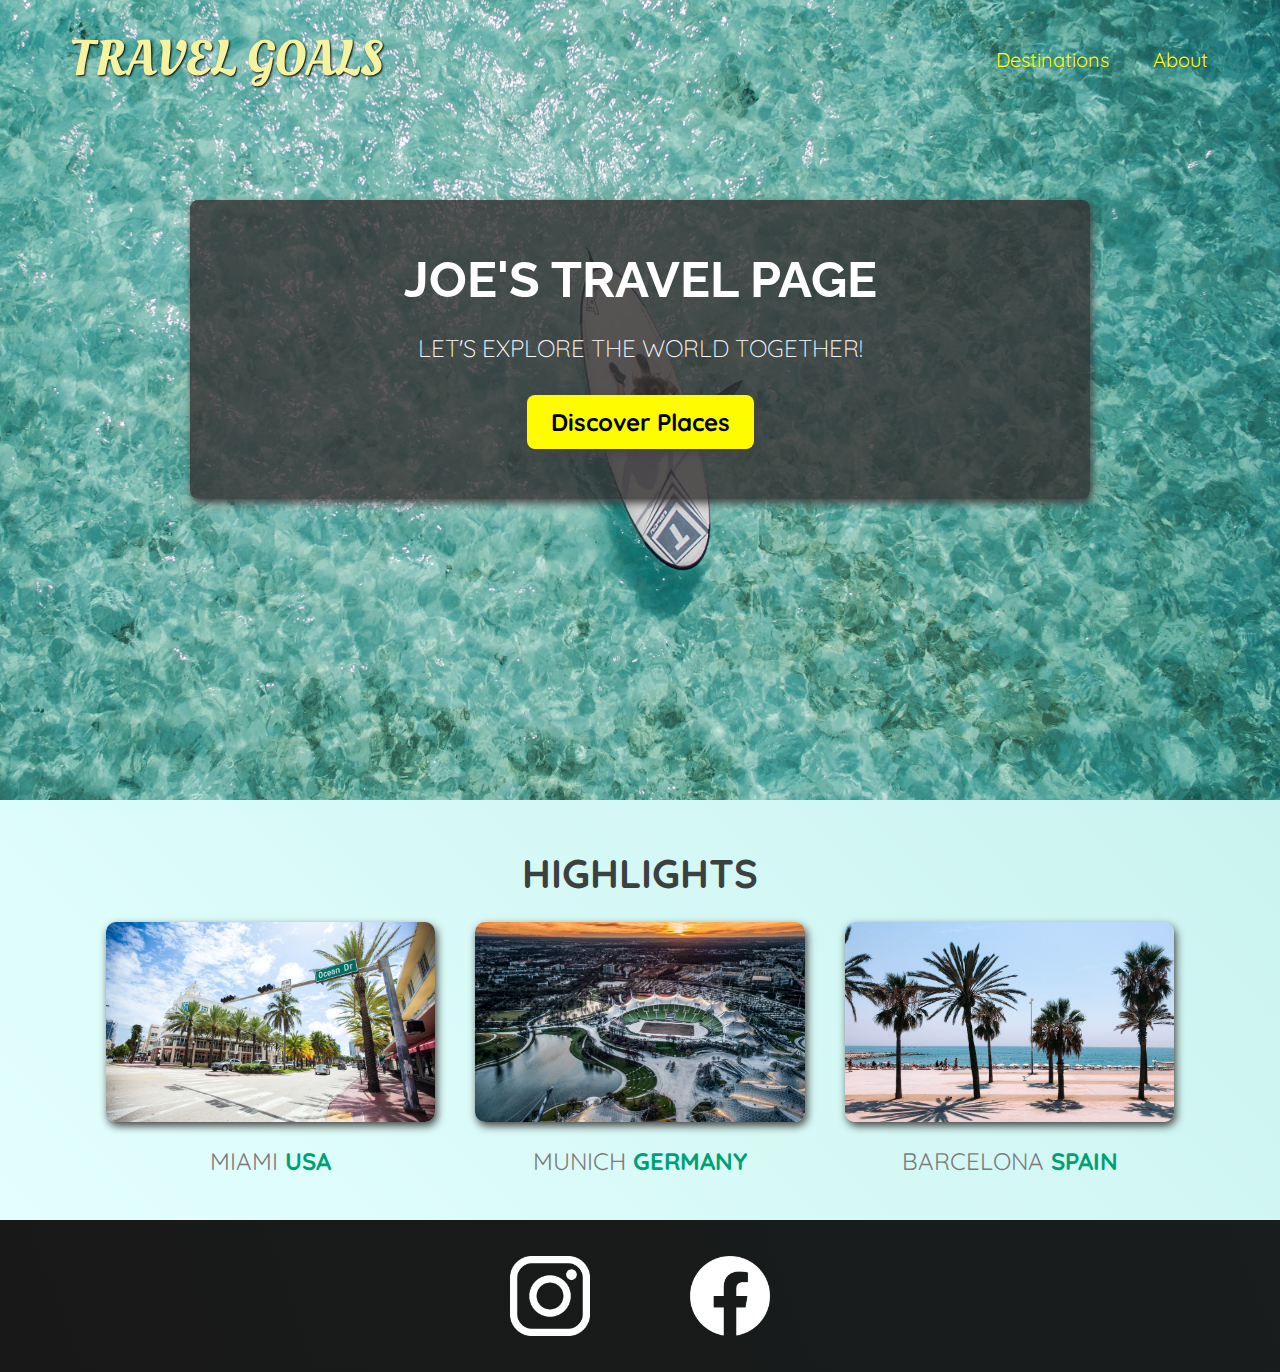
<file: index.html>
<!DOCTYPE html>
<html lang="en">
  <head>
    <meta charset="UTF-8" />
    <meta http-equiv="X-UA-Compatible" content="IE=edge" />
    <meta name="viewport" content="width=device-width, initial-scale=1.0" />
    <link
      href="https://fonts.googleapis.com/css2?family=Raleway:wght@700&family=Oleo+Script:wght@700&family=Quicksand:wght@300;500;700&display=swap"
      rel="stylesheet"
    />
    <link rel="stylesheet" href="styles/shared.css" />
    <link rel="stylesheet" href="styles/style.css" />
    <title>Travel Goals</title>
  </head>
  <body>
    <header>
      <div id="page-logo">
        <a href="/index.html">Travel Goals</a>
      </div>
      <nav>
        <ul>
          <li><a class="nav-link" href="/place.html">Destinations</a></li>
          <li><a class="nav-link" href="#">About</a></li>
        </ul>
      </nav>
    </header>
    <main>
      <section id="hero">
        <div id="hero-content">
          <h1>Joe's Travel Page</h1>
          <p>Let's explore the world together!</p>
          <a href="/place.html">Discover Places</a>
        </div>
      </section>
      <section id="highlights">
        <h2>Highlights</h2>
        <ul id="destinations">
          <li class="destination">
            <img
              src="/images/places/miami.jpg"
              alt="Miami streets on sunny day "
            />
            <p>Miami <strong>USA</strong></p>
          </li>
          <li class="destination">
            <img
              src="/images/places/munich.jpg"
              alt="Munich football stadium in winter"
            />
            <p>Munich <strong>Germany</strong></p>
          </li>
          <li class="destination">
            <img
              src="/images/places/barcelona.jpg"
              alt="Palm tree in Barcelona"
            />
            <p>Barcelona <strong>Spain</strong></p>
          </li>
        </ul>
      </section>
    </main>
    <footer>
      <ul>
        <li>
          <a href="https://www.instagram.com">
            <img src="/images/icons/insta.png" alt=" Instagram Logo" />
          </a>
        </li>
        <li>
          <a href="https://www.facebook.com"
            ><img src="/images/icons/facebook.png" alt="Facebook Logo"
          /></a>
        </li>
      </ul>
    </footer>
  </body>
</html>
</file>
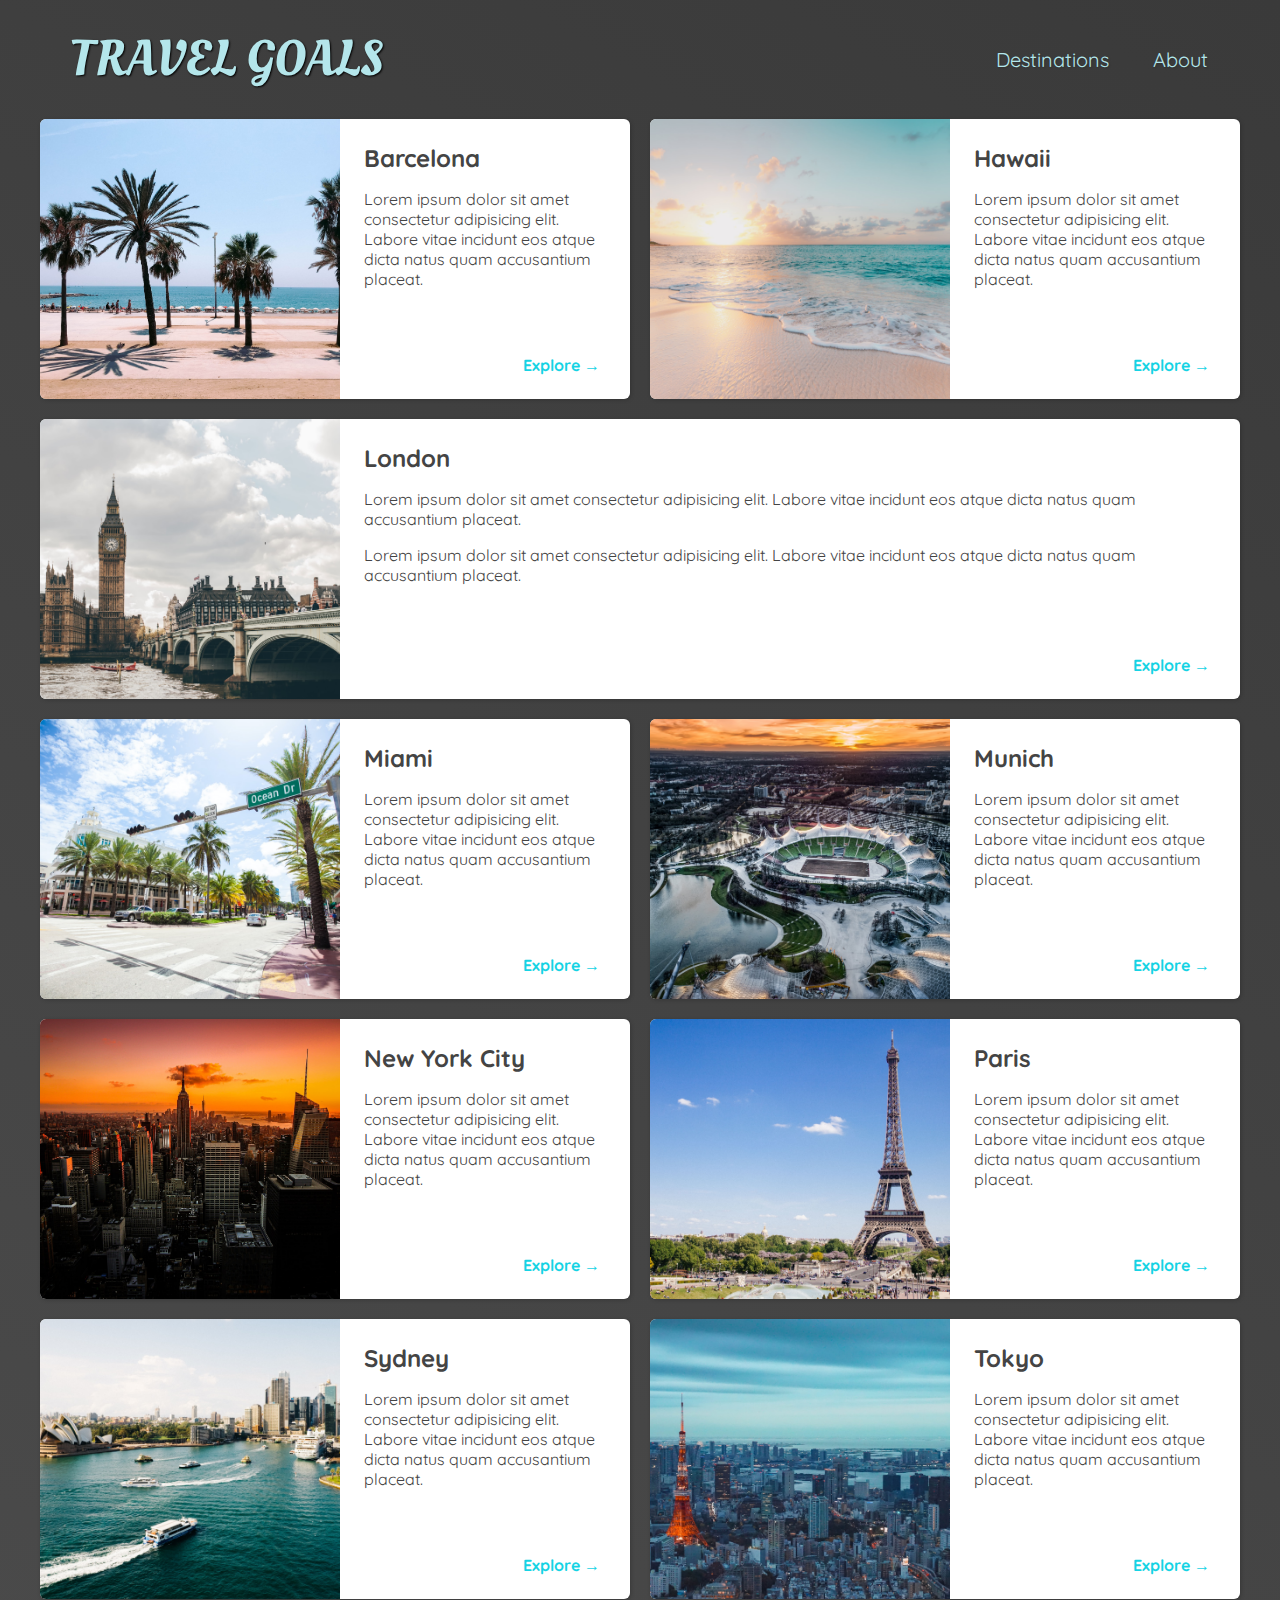
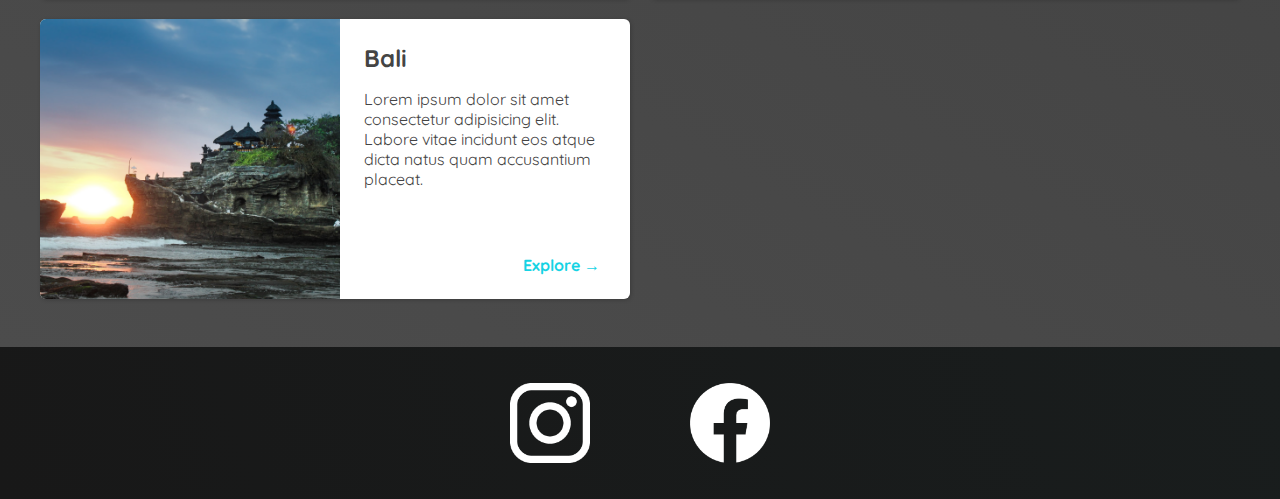
<file: place.html>
<!DOCTYPE html>
<html lang="en">
  <head>
    <meta charset="UTF-8" />
    <meta http-equiv="X-UA-Compatible" content="IE=edge" />
    <meta name="viewport" content="width=device-width, initial-scale=1.0" />
    <link
      href="https://fonts.googleapis.com/css2?family=Raleway:wght@700&family=Oleo+Script:wght@700&family=Quicksand:wght@300;500;700&display=swap"
      rel="stylesheet"
    />
    <link rel="stylesheet" href="styles/shared.css" />
    <link rel="stylesheet" href="styles/place.css" />
    <title>Travel Goals</title>
  </head>
  <body>
    <header>
      <div id="page-logo">
        <a href="/index.html">Travel Goals</a>
      </div>
      <nav>
        <ul>
          <li><a class="nav-link" href="/place.html">Destinations</a></li>
          <li><a class="nav-link" href="#">About</a></li>
        </ul>
      </nav>
    </header>
    <main>
      <ul>
        <li>
          <img src="images/places/barcelona.jpg" alt="City of Barcelona" />
          <div class="item-content">
            <div>
              <h2>Barcelona</h2>
              <p>
                Lorem ipsum dolor sit amet consectetur adipisicing elit. Labore
                vitae incidunt eos atque dicta natus quam accusantium placeat.
              </p>
            </div>
            <div class="actions">
              <a href="https://en.wikipedia.org/wiki/Barcelona">Explore &#x2192;</a>
            </div>
          </div>
        </li>
        <li>
          <img src="images/places/hawaii.jpg" alt="Hawaii beach" />
          <div class="item-content">
            <div>
              <h2>Hawaii</h2>
              <p>
                Lorem ipsum dolor sit amet consectetur adipisicing elit. Labore
                vitae incidunt eos atque dicta natus quam accusantium placeat.
              </p>
            </div>
            <div class="actions">
              <a href="hhttps://en.wikipedia.org/wiki/Hawaii">Explore  &#x2192;</a>
            </div>
          </div>
        </li>
        <li>
          <img src="images/places/london.jpg" alt="London city" />
          <div class="item-content">
            <div>
              <h2>London</h2>
              <p>
                Lorem ipsum dolor sit amet consectetur adipisicing elit. Labore
                vitae incidunt eos atque dicta natus quam accusantium placeat.
              </p>
              <p>
                Lorem ipsum dolor sit amet consectetur adipisicing elit. Labore
                vitae incidunt eos atque dicta natus quam accusantium placeat.
              </p>
            </div>
            <div class="actions">
              <a href="https://en.wikipedia.org/wiki/London">Explore &#x2192;</a>
            </div>
          </div>
        </li>
        <li>
          <img src="images/places/miami.jpg" alt="Miami streets" />
          <div class="item-content">
            <div>
              <h2>Miami</h2>
              <p>
                Lorem ipsum dolor sit amet consectetur adipisicing elit. Labore
                vitae incidunt eos atque dicta natus quam accusantium placeat.
              </p>
            </div>
            <div class="actions">
              <a href="https://en.wikipedia.org/wiki/Miami">Explore &#x2192;</a>
            </div>
          </div>
        </li>
        <li>
          <img src="images/places/munich.jpg" alt="Munich football stadium" />
          <div class="item-content">
            <div>
              <h2>Munich</h2>
              <p>
                Lorem ipsum dolor sit amet consectetur adipisicing elit. Labore
                vitae incidunt eos atque dicta natus quam accusantium placeat.
              </p>
            </div>
            <div class="actions">
              <a href="https://en.wikipedia.org/wiki/Munich">Explore &#x2192;</a>
            </div>
          </div>
        </li>
        <li>
          <img src="images/places/new-york-city.jpg" alt="New York City skyline" />
          <div class="item-content">
            <div>
              <h2>New York City</h2>
              <p>
                Lorem ipsum dolor sit amet consectetur adipisicing elit. Labore
                vitae incidunt eos atque dicta natus quam accusantium placeat.
              </p>
            </div>
            <div class="actions">
              <a href="https://en.wikipedia.org/wiki/New_York_City"
                >Explore &#x2192</a
              >
            </div>
          </div>
        </li>
        <li>
          <img src="images/places/paris.jpg" alt="Paris city" />
          <div class="item-content">
            <div>
              <h2>Paris</h2>
              <p>
                Lorem ipsum dolor sit amet consectetur adipisicing elit. Labore
                vitae incidunt eos atque dicta natus quam accusantium placeat.
              </p>
            </div>
            <div class="actions">
              <a href="https://en.wikipedia.org/wiki/Paris">Explore &#x2192;</a>
            </div>
          </div>
        </li>
        <li>
          <img src="images/places/sydney.jpg" alt="Sydney beach" />
          <div class="item-content">
            <div>
              <h2>Sydney</h2>
              <p>
                Lorem ipsum dolor sit amet consectetur adipisicing elit. Labore
                vitae incidunt eos atque dicta natus quam accusantium placeat.
              </p>
            </div>
            <div class="actions">
              <a href="https://en.wikipedia.org/wiki/Sydney">Explore &#x2192;</a>
            </div>
          </div>
        </li>
        <li>
          <img src="images/places/tokyo.jpg" alt="Tokyo skyline" />
          <div class="item-content">
            <div>
              <h2>Tokyo</h2>
              <p>
                Lorem ipsum dolor sit amet consectetur adipisicing elit. Labore
                vitae incidunt eos atque dicta natus quam accusantium placeat.
              </p>
            </div>
            <div class="actions">
              <a href="https://en.wikipedia.org/wiki/Tokyo">Explore &#x2192;</a>
            </div>
          </div>
        </li>
        <li>
          <img src="images/places/bali.jpg" alt="Bali beach" />
          <div class="item-content">
            <div>
              <h2>Bali</h2>
              <p>
                Lorem ipsum dolor sit amet consectetur adipisicing elit. Labore
                vitae incidunt eos atque dicta natus quam accusantium placeat.
              </p>
            </div>
            <div class="actions">
              <a href="https://en.wikipedia.org/wiki/Bali">Explore &#x2192;</a>
            </div>
          </div>
        </li>
      </ul>
    </main>
    <footer>
      <ul>
        <li>
          <a href="https://www.instagram.com">
            <img src="/images/icons/insta.png" alt=" Instagram Logo" />
          </a>
        </li>
        <li>
          <a href="https://www.facebook.com"
            ><img src="/images/icons/facebook.png" alt="Facebook Logo"
          /></a>
        </li>
      </ul>
    </footer>
  </body>
</html>
</file>
<file: styles/shared.css>
body {
  font-family: "Quicksand", sans-serif;
  margin: 0;
}
ul {
  list-style: none;
  padding: 0;
  margin: 0;
}

header {
  display: flex;
  justify-content: space-between;
  align-items: center;
  padding: 15px 60px;
  position: absolute;
  width: 100%;
  box-sizing: border-box;
}
#page-logo a:link,
#page-logo a:visited {
  display: inline-block;
  padding: 10px;
  font-family: "Oleo Script", sans-serif;
  font-size: 50px;
  color: rgb(245, 243, 160);
  text-decoration: none;
  text-transform: uppercase;
  text-shadow: 1px 1px 2px rgb(0, 0, 0);
}

header ul {
  display: flex;
}
header li {
  margin-left: 20px;
}
.nav-link:link,
.nav-link:visited {
  display: inline-block;
  text-decoration: none;
  color: rgb(255, 251, 0);
  text-shadow: 1px 1px 2px rgba(0, 0, 0, 0.2);
  font-size: 20px;
  padding: 12px;
  border-radius: 6px;
  transition: all 0.3s;
}
.nav-link:hover,
.nav-link:active {
  color: rgb(77, 77, 77);
  background-color: rgb(255, 251, 0);
}
footer {
  background: linear-gradient(70deg, rgb(24, 24, 24), rgb(25, 29, 29));
  padding: 36px 0;
}
footer ul {
  display: flex;
  justify-content: center;
}
footer li {
  height: 80px;
  width: 80px;
  margin: 0 50px;
}
footer img {
  width: 100%;
  height: 100%;
}
</file>
<file: styles/style.css>
#hero {
  height: 800px;
  background-image: url(/images/places/ocean.jpg);
  background-position: center;
  background-size: cover;
}
#hero-content {
  width: 900px;
  background-color: rgba(51, 47, 47, 0.8);
  box-shadow: 2px 4px 8px rgb(68, 67, 67);
  text-align: center;
  padding: 50px 0;
  border-radius: 8px;
  margin: 0 auto;
  position: relative;
  top: 200px;
}
#hero-content h1 {
  font-size: 50px;
  text-transform: uppercase;
  color: #fff;
  font-family: "Raleway", sans-serif;
  margin: 0;
}
#hero-content p {
  color: #fff;
  text-transform: uppercase;
  font-size: 24px;
  font-weight: 300;
  margin-bottom: 32px;
}
#hero-content a:link,
#hero-content a:visited {
  display: inline-block;
  background-color: rgb(255, 251, 0);
  font-size: 24px;
  padding: 12px 24px;
  color: #000;
  text-decoration: none;
  font-weight: 700;
  border-radius: 8px;
  box-shadow: 2px 4px 8px rgb(68, 67, 67);
}
#hero-content a:hover,
#hero-content a:active {
  background-color: rgb(255, 238, 0);
}
#highlights {
  padding: 24px;
  background: linear-gradient(45deg, rgb(227, 255, 253), rgb(202, 243, 240));
}
#highlights h2 {
  text-transform: uppercase;
  font-size: 40px;
  text-align: center;
  color: rgb(59, 65, 64);
  margin: 24px 0;
}
#destinations {
  display: flex;
  justify-content: center;

  width: 90%;
  margin: 0 auto;
}
.destination {
  flex: 1;
  text-transform: uppercase;
  margin: 0 20px;
}
.destination p {
  text-align: center;
  color: rgb(124, 123, 123);
  font-size: 24px;
  margin: 20px 0;
}
.destination strong {
  color: rgb(0, 160, 117);
}
.destination img {
  width: 100%;
  height: 200px;
  object-fit: cover;
  box-shadow: 2px 4px 8px rgb(68, 67, 67);
  border-radius: 10px;
}
</file>
<file: styles/place.css>
body {
  background: linear-gradient(30deg, rgb(77, 77, 77), rgb(58, 58, 58));
  color: rgb(68, 68, 68);
}

header {
  position: static;
}
#page-logo a:link,
#page-logo a:visited {
  color: rgb(180, 230, 235);
}
.nav-link:link,
.nav-link:visited {
  color: rgb(180, 230, 235);
}
.nav-link:hover,
.nav-link:active {
  background-color: rgb(180, 230, 235);
  color: rgb(59, 59, 59);
}
main {
  margin-bottom: 48px;
}
main ul {
  width: 1200px;
  margin: 0 auto;
  display: grid;
  grid-template-columns: 1fr 1fr;
  gap: 20px;
}
li:nth-of-type(3) {
  grid-column: 1 / span 2;
}
main ul li {
  display: flex;
  background-color: #fff;
  box-shadow: 1px 1px 4px rgba(0, 0, 0, 0.2);
  border-radius: 6px;
  overflow: hidden;
}
.item-content {
  padding: 24px;
  display: flex;
  flex-direction: column;
  justify-content: space-between;
}
.item-content h2 {
  margin: 0;
}
.actions {
  /* margin-top: auto; */
  text-align: right;
}
main li img {
  width: 300px;
  height: 280px;
  object-fit: cover;
}
.actions a:link,
.actions a:visited {
  text-decoration: none;
  color: rgb(22, 211, 228);
  font-weight: bold;
  border-radius: 5px;
  padding: 6px;
  transition: all 0.2s;
}
.actions a:hover,
.actions a:active {
  background-color: rgb(235, 253, 255);
}
</file>
